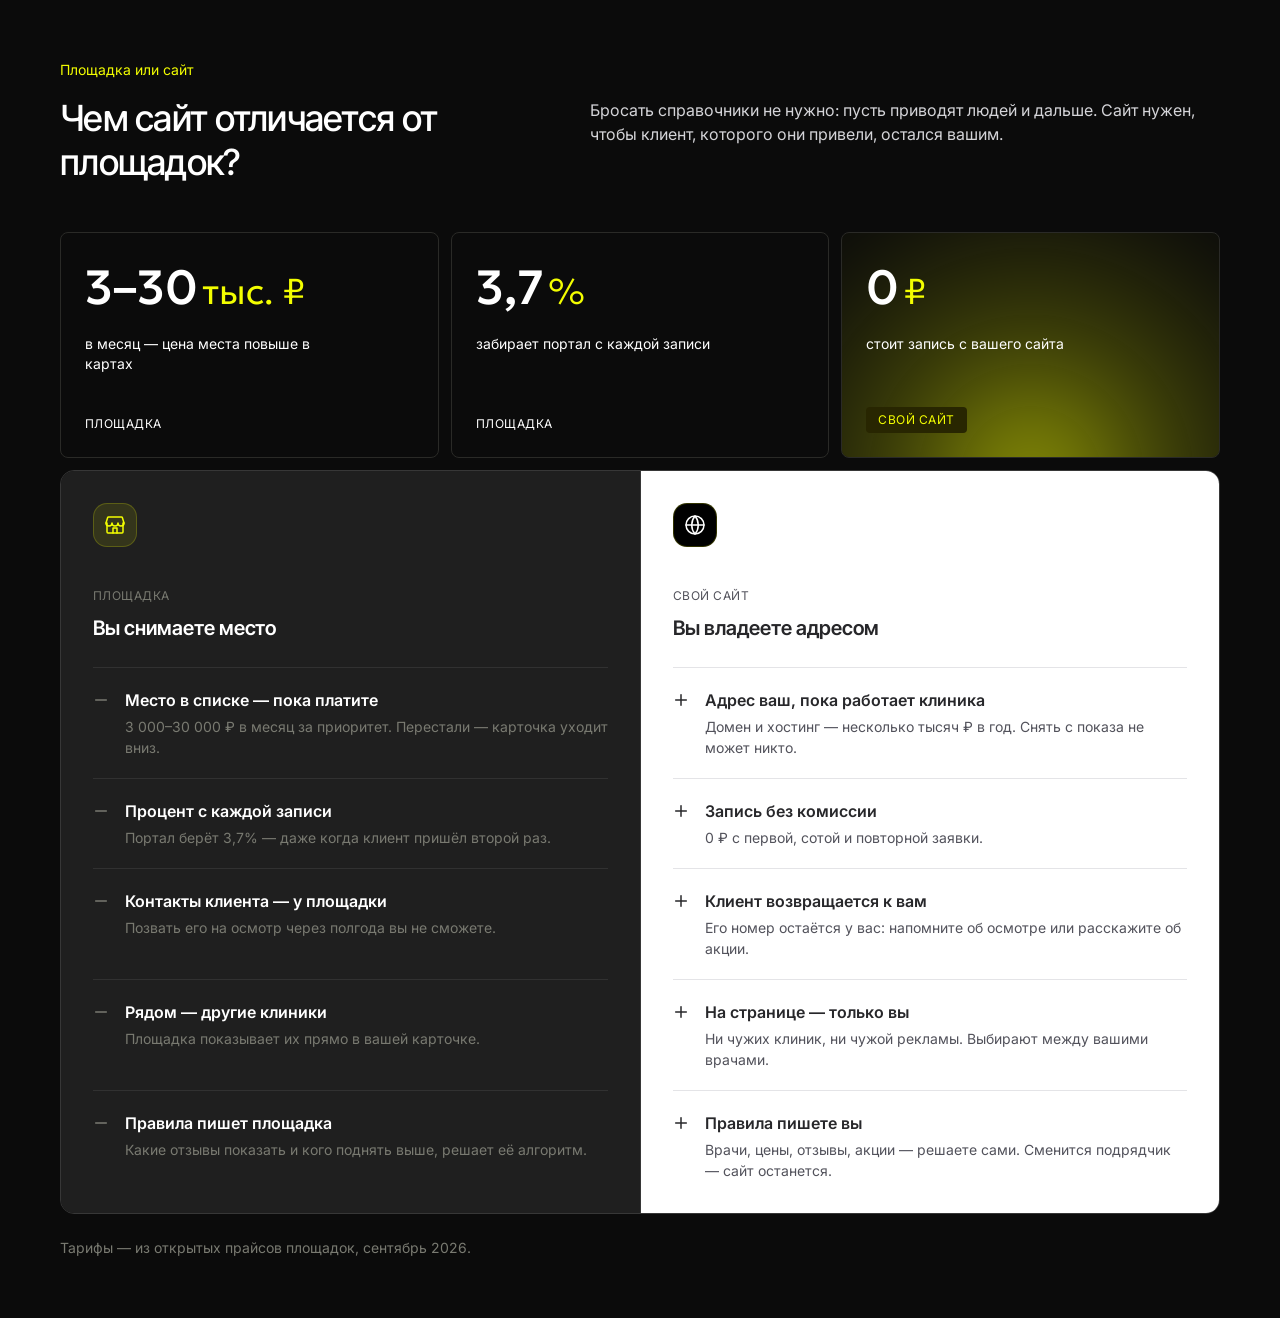
<file: index.html>
<!DOCTYPE html>
<html lang="ru">
<head>
    <meta charset="UTF-8">
    <meta name="viewport" content="width=device-width, initial-scale=1">
    <title>Площадка или свой сайт — ZeeFrames</title>
    <link rel="preconnect" href="https://fonts.googleapis.com">
    <link rel="preconnect" href="https://fonts.gstatic.com" crossorigin>
    <link href="https://fonts.googleapis.com/css2?family=Geologica:wght@300;400;500&family=Inter+Tight:wght@400;500;600&family=Inter:wght@400;500;600&display=swap" rel="stylesheet">
    <link rel="stylesheet" href="vs.css?v=2">
    <style>html, body { margin: 0; background: #0B0B0B; }</style>
</head>
<body>
<script>if (/[?&]theme=light/.test(location.search)) document.addEventListener("DOMContentLoaded", function () { document.querySelector(".zvs").classList.add("zvs--light"); document.body.style.background = "#FAF9F4"; });</script>

<section class="zvs" id="platform-vs-site" aria-labelledby="zvs-title">
    <div class="zvs-container">

        <header class="zvs-head">
            <div>
                <p class="zvs-eyebrow">Площадка или сайт</p>
                <h2 class="zvs-title" id="zvs-title">Чем сайт отличается от площадок?</h2>
            </div>
            <p class="zvs-desc">Бросать справочники не нужно: пусть приводят людей и дальше. Сайт нужен, чтобы клиент, которого они привели, остался вашим.</p>
        </header>

        <ul class="zvs-stats">
            <li class="zvs-stat">
                <div>
                    <p class="zvs-num">3–30<em>тыс.&nbsp;₽</em></p>
                    <p class="zvs-num-label">в месяц — цена места повыше в картах</p>
                </div>
                <span class="zvs-tag">Площадка</span>
            </li>
            <li class="zvs-stat">
                <div>
                    <p class="zvs-num">3,7<em>%</em></p>
                    <p class="zvs-num-label">забирает портал с каждой записи</p>
                </div>
                <span class="zvs-tag">Площадка</span>
            </li>
            <li class="zvs-stat zvs-stat--hero">
                <div>
                    <p class="zvs-num">0<em>₽</em></p>
                    <p class="zvs-num-label">стоит запись с вашего сайта</p>
                </div>
                <span class="zvs-tag">Свой сайт</span>
            </li>
        </ul>

        <div class="zvs-board">
            <section class="zvs-side zvs-side--them" aria-labelledby="zvs-them">
                <header class="zvs-side-head">
                    <span class="zvs-icon" aria-hidden="true"><svg viewBox="0 0 24 24"><path d="M4 10v9a1 1 0 0 0 1 1h14a1 1 0 0 0 1-1v-9"/><path d="M3 10l1.6-5.2A1 1 0 0 1 5.6 4h12.8a1 1 0 0 1 1 .8L21 10"/><path d="M3 10a3 3 0 0 0 6 0 3 3 0 0 0 6 0 3 3 0 0 0 6 0"/><path d="M10 20v-5h4v5"/></svg></span>
                    <p class="zvs-label">Площадка</p>
                    <h3 class="zvs-side-title" id="zvs-them">Вы снимаете место</h3>
                </header>
                <ul class="zvs-list" aria-label="Минусы площадки">
                    <li class="zvs-item">
                        <svg class="zvs-mark" viewBox="0 0 16 16" aria-hidden="true"><path d="M2.667 8h10.666"/></svg>
                        <div><h4 class="zvs-item-title">Место в списке — пока платите</h4><p class="zvs-item-text"><span class="zvs-nw">3&nbsp;000–30&nbsp;000&nbsp;₽</span> в&nbsp;месяц за приоритет. Перестали — карточка уходит вниз.</p></div>
                    </li>
                    <li class="zvs-item">
                        <svg class="zvs-mark" viewBox="0 0 16 16" aria-hidden="true"><path d="M2.667 8h10.666"/></svg>
                        <div><h4 class="zvs-item-title">Процент с каждой записи</h4><p class="zvs-item-text">Портал берёт 3,7% — даже когда клиент пришёл второй раз.</p></div>
                    </li>
                    <li class="zvs-item">
                        <svg class="zvs-mark" viewBox="0 0 16 16" aria-hidden="true"><path d="M2.667 8h10.666"/></svg>
                        <div><h4 class="zvs-item-title">Контакты клиента — у площадки</h4><p class="zvs-item-text">Позвать его на осмотр через полгода вы не сможете.</p></div>
                    </li>
                    <li class="zvs-item">
                        <svg class="zvs-mark" viewBox="0 0 16 16" aria-hidden="true"><path d="M2.667 8h10.666"/></svg>
                        <div><h4 class="zvs-item-title">Рядом — другие клиники</h4><p class="zvs-item-text">Площадка показывает их прямо в вашей карточке.</p></div>
                    </li>
                    <li class="zvs-item">
                        <svg class="zvs-mark" viewBox="0 0 16 16" aria-hidden="true"><path d="M2.667 8h10.666"/></svg>
                        <div><h4 class="zvs-item-title">Правила пишет площадка</h4><p class="zvs-item-text">Какие отзывы показать и кого поднять выше, решает её алгоритм.</p></div>
                    </li>
                </ul>
            </section>
            <section class="zvs-side zvs-side--own" aria-labelledby="zvs-own">
                <header class="zvs-side-head">
                    <span class="zvs-icon" aria-hidden="true"><svg viewBox="0 0 24 24"><circle cx="12" cy="12" r="9"/><path d="M3 12h18"/><path d="M12 3a14 14 0 0 1 0 18 14 14 0 0 1 0-18z"/></svg></span>
                    <p class="zvs-label">Свой сайт</p>
                    <h3 class="zvs-side-title" id="zvs-own">Вы владеете адресом</h3>
                </header>
                <ul class="zvs-list" aria-label="Плюсы своего сайта">
                    <li class="zvs-item">
                        <svg class="zvs-mark" viewBox="0 0 16 16" aria-hidden="true"><path d="M8 2.667v10.666"/><path d="M2.667 8h10.666"/></svg>
                        <div><h4 class="zvs-item-title">Адрес ваш, пока работает клиника</h4><p class="zvs-item-text">Домен и хостинг — несколько тысяч ₽ в&nbsp;год. Снять с&nbsp;показа не может никто.</p></div>
                    </li>
                    <li class="zvs-item">
                        <svg class="zvs-mark" viewBox="0 0 16 16" aria-hidden="true"><path d="M8 2.667v10.666"/><path d="M2.667 8h10.666"/></svg>
                        <div><h4 class="zvs-item-title">Запись без комиссии</h4><p class="zvs-item-text">0&nbsp;₽ с первой, сотой и повторной заявки.</p></div>
                    </li>
                    <li class="zvs-item">
                        <svg class="zvs-mark" viewBox="0 0 16 16" aria-hidden="true"><path d="M8 2.667v10.666"/><path d="M2.667 8h10.666"/></svg>
                        <div><h4 class="zvs-item-title">Клиент возвращается к вам</h4><p class="zvs-item-text">Его номер остаётся у вас: напомните об осмотре или расскажите об акции.</p></div>
                    </li>
                    <li class="zvs-item">
                        <svg class="zvs-mark" viewBox="0 0 16 16" aria-hidden="true"><path d="M8 2.667v10.666"/><path d="M2.667 8h10.666"/></svg>
                        <div><h4 class="zvs-item-title">На странице — только вы</h4><p class="zvs-item-text">Ни чужих клиник, ни чужой рекламы. Выбирают между вашими врачами.</p></div>
                    </li>
                    <li class="zvs-item">
                        <svg class="zvs-mark" viewBox="0 0 16 16" aria-hidden="true"><path d="M8 2.667v10.666"/><path d="M2.667 8h10.666"/></svg>
                        <div><h4 class="zvs-item-title">Правила пишете вы</h4><p class="zvs-item-text">Врачи, цены, отзывы, акции — решаете сами. Сменится подрядчик — сайт останется.</p></div>
                    </li>
                </ul>
            </section>
        </div>

        <p class="zvs-note">Тарифы — из открытых прайсов площадок, сентябрь 2026.</p>

    </div>
</section>

</body>
</html>
</file>
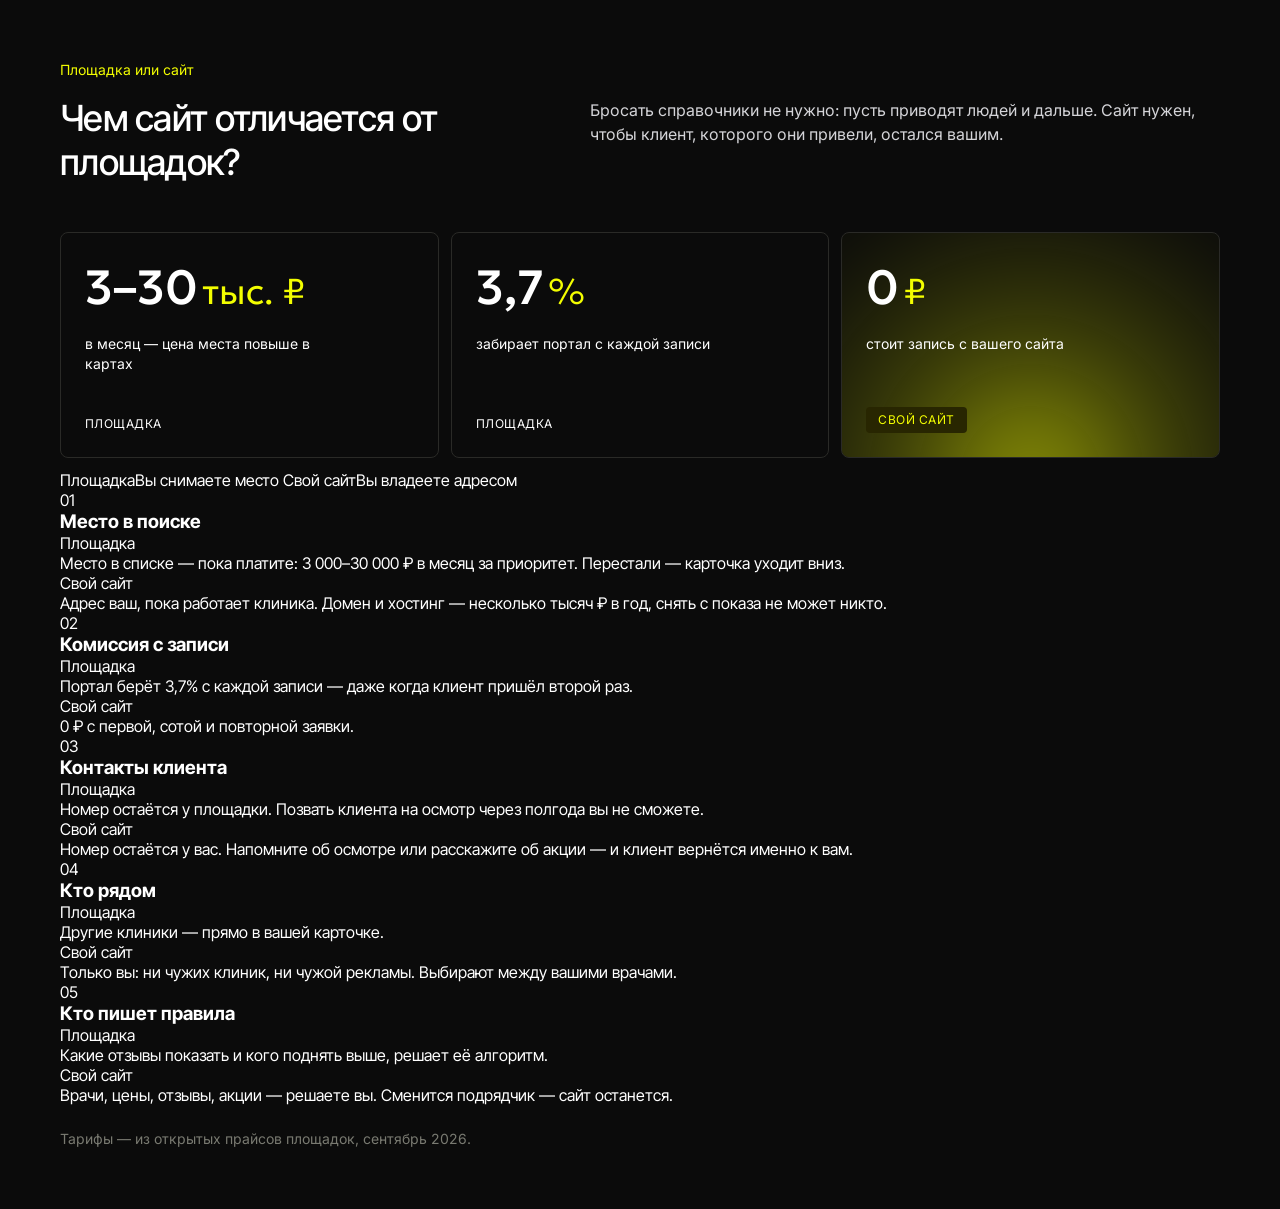
<file: eskizy/a-stroki.html>
<!DOCTYPE html>
<html lang="ru">
<head>
    <meta charset="UTF-8">
    <meta name="viewport" content="width=device-width, initial-scale=1">
    <title>Эскиз А — строки-сравнения</title>
    <link rel="preconnect" href="https://fonts.googleapis.com">
    <link rel="preconnect" href="https://fonts.gstatic.com" crossorigin>
    <link href="https://fonts.googleapis.com/css2?family=Geologica:wght@300;400;500&family=Inter+Tight:wght@400;500;600&family=Inter:wght@400;500;600&display=swap" rel="stylesheet">
    <link rel="stylesheet" href="../vs.css">
    <style>html, body { margin: 0; background: #0B0B0B; }</style>
</head>
<body>

<section class="zvs" id="platform-vs-site" aria-labelledby="zvs-title">
    <div class="zvs-container">

        <header class="zvs-head">
            <div>
                <p class="zvs-eyebrow">Площадка или сайт</p>
                <h2 class="zvs-title" id="zvs-title">Чем сайт отличается от площадок?</h2>
            </div>
            <p class="zvs-desc">Бросать справочники не нужно: пусть приводят людей и дальше. Сайт нужен, чтобы клиент, которого они привели, остался вашим.</p>
        </header>

        <ul class="zvs-stats">
            <li class="zvs-stat">
                <div>
                    <p class="zvs-num">3–30<em>тыс.&nbsp;₽</em></p>
                    <p class="zvs-num-label">в месяц — цена места повыше в картах</p>
                </div>
                <span class="zvs-tag">Площадка</span>
            </li>
            <li class="zvs-stat">
                <div>
                    <p class="zvs-num">3,7<em>%</em></p>
                    <p class="zvs-num-label">забирает портал с каждой записи</p>
                </div>
                <span class="zvs-tag">Площадка</span>
            </li>
            <li class="zvs-stat zvs-stat--hero">
                <div>
                    <p class="zvs-num">0<em>₽</em></p>
                    <p class="zvs-num-label">стоит запись с вашего сайта</p>
                </div>
                <span class="zvs-tag">Свой сайт</span>
            </li>
        </ul>

        <div class="zvs-cols" aria-hidden="true">
            <span><span class="zvs-col-label">Площадка</span><span class="zvs-col-title">Вы снимаете место</span></span>
            <span class="is-own"><span class="zvs-col-label">Свой сайт</span><span class="zvs-col-title">Вы владеете адресом</span></span>
        </div>

        <ol class="zvs-rows">
            <li class="zvs-row">
                <span class="zvs-n" aria-hidden="true">01</span>
                <h3 class="zvs-topic">Место в поиске</h3>
                <dl class="zvs-pair">
                    <div><dt>Площадка</dt><dd>Место в списке — пока платите: <span class="zvs-nw">3&nbsp;000–30&nbsp;000&nbsp;₽</span> в&nbsp;месяц за приоритет. Перестали — карточка уходит вниз.</dd></div>
                    <div><dt class="is-own">Свой сайт</dt><dd class="is-own">Адрес ваш, пока работает клиника. Домен и хостинг — несколько тысяч ₽ в&nbsp;год, снять с&nbsp;показа не может никто.</dd></div>
                </dl>
            </li>
            <li class="zvs-row">
                <span class="zvs-n" aria-hidden="true">02</span>
                <h3 class="zvs-topic">Комиссия с записи</h3>
                <dl class="zvs-pair">
                    <div><dt>Площадка</dt><dd>Портал берёт 3,7% с каждой записи — даже когда клиент пришёл второй раз.</dd></div>
                    <div><dt class="is-own">Свой сайт</dt><dd class="is-own">0&nbsp;₽ с первой, сотой и повторной заявки.</dd></div>
                </dl>
            </li>
            <li class="zvs-row">
                <span class="zvs-n" aria-hidden="true">03</span>
                <h3 class="zvs-topic">Контакты клиента</h3>
                <dl class="zvs-pair">
                    <div><dt>Площадка</dt><dd>Номер остаётся у площадки. Позвать клиента на осмотр через полгода вы не сможете.</dd></div>
                    <div><dt class="is-own">Свой сайт</dt><dd class="is-own">Номер остаётся у вас. Напомните об осмотре или расскажите об акции — и клиент вернётся именно к вам.</dd></div>
                </dl>
            </li>
            <li class="zvs-row">
                <span class="zvs-n" aria-hidden="true">04</span>
                <h3 class="zvs-topic">Кто рядом</h3>
                <dl class="zvs-pair">
                    <div><dt>Площадка</dt><dd>Другие клиники — прямо в вашей карточке.</dd></div>
                    <div><dt class="is-own">Свой сайт</dt><dd class="is-own">Только вы: ни чужих клиник, ни чужой рекламы. Выбирают между вашими врачами.</dd></div>
                </dl>
            </li>
            <li class="zvs-row">
                <span class="zvs-n" aria-hidden="true">05</span>
                <h3 class="zvs-topic">Кто пишет правила</h3>
                <dl class="zvs-pair">
                    <div><dt>Площадка</dt><dd>Какие отзывы показать и кого поднять выше, решает её алгоритм.</dd></div>
                    <div><dt class="is-own">Свой сайт</dt><dd class="is-own">Врачи, цены, отзывы, акции — решаете вы. Сменится подрядчик — сайт останется.</dd></div>
                </dl>
            </li>
        </ol>

        <p class="zvs-note">Тарифы — из открытых прайсов площадок, сентябрь 2026.</p>

    </div>
</section>

</body>
</html>
</file>
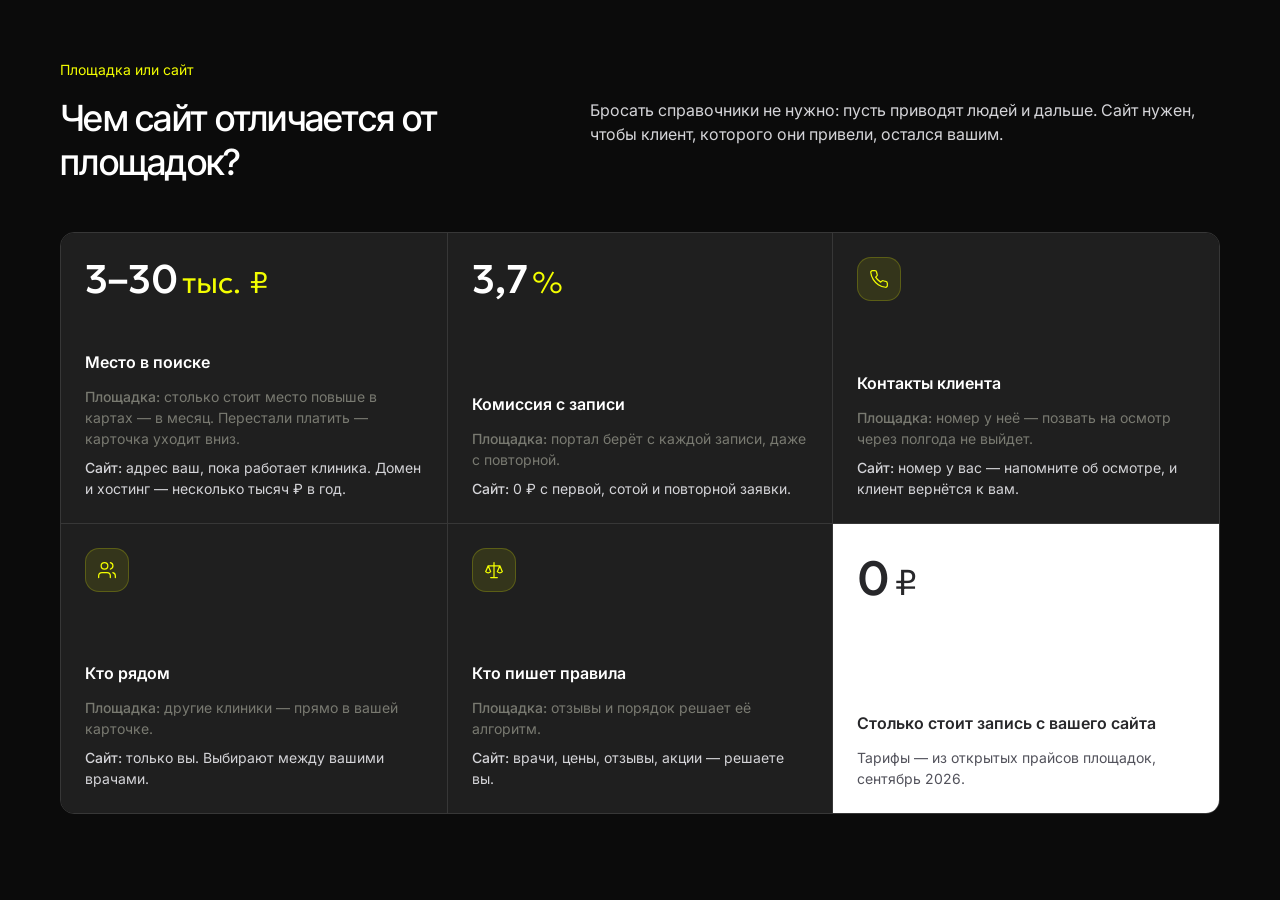
<file: eskizy/b-bento.html>
<!DOCTYPE html>
<html lang="ru">
<head>
    <meta charset="UTF-8">
    <meta name="viewport" content="width=device-width, initial-scale=1">
    <title>Эскиз Б — бенто</title>
    <link rel="preconnect" href="https://fonts.googleapis.com">
    <link rel="preconnect" href="https://fonts.gstatic.com" crossorigin>
    <link href="https://fonts.googleapis.com/css2?family=Geologica:wght@300;400;500&family=Inter+Tight:wght@400;500;600&family=Inter:wght@400;500;600&display=swap" rel="stylesheet">
    <link rel="stylesheet" href="../vs.css">
    <style>
        html, body { margin: 0; background: #0B0B0B; }
        /* .services-offer-grid / .service-offer-card / .service-offer-cta */
        .b-grid { display: grid; grid-template-columns: repeat(3, 1fr); border: 1px solid #373737; border-radius: 14px; overflow: hidden; }
        .b-cell { display: flex; flex-direction: column; justify-content: space-between; gap: 40px; min-height: 290px; padding: 24px; background: #1F1F1F; }
        .b-cell:nth-child(2), .b-cell:nth-child(5) { border-left: 1px solid #373737; border-right: 1px solid #373737; }
        .b-cell:nth-child(n+4) { border-top: 1px solid #373737; }
        .b-ico { width: 44px; height: 44px; display: flex; align-items: center; justify-content: center; border-radius: 14px; border: .8px solid rgba(243,254,0,.2); background: rgba(243,254,0,.1); }
        .b-ico svg { width: 20px; height: 20px; fill: none; stroke: #F3FE00; stroke-width: 1.5; stroke-linecap: round; stroke-linejoin: round; }
        .b-title { font-family: Inter, sans-serif; font-size: 16px; line-height: 24px; font-weight: 600; color: #fff; margin-bottom: 12px; }
        .b-side { font-family: Inter, sans-serif; font-size: 14px; line-height: 21px; color: #797A71; }
        .b-side + .b-side { margin-top: 8px; color: #D4D4D8; }
        .b-side b { font-weight: 500; color: inherit; }
        .b-cell .zvs-num { font-size: 40px; line-height: 44px; }
        .b-cell .zvs-num em { font-size: 30px; }
        .b-cta { background: #fff; }
        .b-cta .zvs-num { color: #27272A; font-size: 48px; line-height: 60px; }
        .b-cta .zvs-num em { color: #27272A; font-size: 36px; }
        .b-cta .b-title { color: #27272A; }
        .b-cta .b-side { color: #52525B; }
        .b-ico.cta { background: #000; }
    </style>
</head>
<body>
<section class="zvs">
    <div class="zvs-container">
        <header class="zvs-head">
            <div>
                <p class="zvs-eyebrow">Площадка или сайт</p>
                <h2 class="zvs-title">Чем сайт отличается от площадок?</h2>
            </div>
            <p class="zvs-desc">Бросать справочники не нужно: пусть приводят людей и дальше. Сайт нужен, чтобы клиент, которого они привели, остался вашим.</p>
        </header>

        <ul class="b-grid">
            <li class="b-cell">
                <p class="zvs-num">3–30<em>тыс.&nbsp;₽</em></p>
                <div>
                    <h3 class="b-title">Место в поиске</h3>
                    <p class="b-side"><b>Площадка:</b> столько стоит место повыше в картах — в месяц. Перестали платить — карточка уходит вниз.</p>
                    <p class="b-side"><b>Сайт:</b> адрес ваш, пока работает клиника. Домен и хостинг — несколько тысяч ₽ в год.</p>
                </div>
            </li>
            <li class="b-cell">
                <p class="zvs-num">3,7<em>%</em></p>
                <div>
                    <h3 class="b-title">Комиссия с записи</h3>
                    <p class="b-side"><b>Площадка:</b> портал берёт с каждой записи, даже с повторной.</p>
                    <p class="b-side"><b>Сайт:</b> 0 ₽ с первой, сотой и повторной заявки.</p>
                </div>
            </li>
            <li class="b-cell">
                <span class="b-ico"><svg viewBox="0 0 24 24"><path d="M22 16.9v3a2 2 0 0 1-2.2 2 19.8 19.8 0 0 1-8.6-3.1 19.5 19.5 0 0 1-6-6A19.8 19.8 0 0 1 2.1 4.2 2 2 0 0 1 4.1 2h3a2 2 0 0 1 2 1.7c.1.9.4 1.8.7 2.7a2 2 0 0 1-.5 2.1L8 9.8a16 16 0 0 0 6 6l1.3-1.3a2 2 0 0 1 2.1-.4c.9.3 1.8.6 2.7.7a2 2 0 0 1 1.7 2z"/></svg></span>
                <div>
                    <h3 class="b-title">Контакты клиента</h3>
                    <p class="b-side"><b>Площадка:</b> номер у неё — позвать на осмотр через полгода не выйдет.</p>
                    <p class="b-side"><b>Сайт:</b> номер у вас — напомните об осмотре, и клиент вернётся к вам.</p>
                </div>
            </li>
            <li class="b-cell">
                <span class="b-ico"><svg viewBox="0 0 24 24"><path d="M16 21v-2a4 4 0 0 0-4-4H6a4 4 0 0 0-4 4v2"/><circle cx="9" cy="7" r="4"/><path d="M22 21v-2a4 4 0 0 0-3-3.9M16 3.1a4 4 0 0 1 0 7.8"/></svg></span>
                <div>
                    <h3 class="b-title">Кто рядом</h3>
                    <p class="b-side"><b>Площадка:</b> другие клиники — прямо в вашей карточке.</p>
                    <p class="b-side"><b>Сайт:</b> только вы. Выбирают между вашими врачами.</p>
                </div>
            </li>
            <li class="b-cell">
                <span class="b-ico"><svg viewBox="0 0 24 24"><path d="M12 3v18M5 7h14M5 7l-3 7a4 4 0 0 0 6 0zM19 7l-3 7a4 4 0 0 0 6 0zM8 21h8"/></svg></span>
                <div>
                    <h3 class="b-title">Кто пишет правила</h3>
                    <p class="b-side"><b>Площадка:</b> отзывы и порядок решает её алгоритм.</p>
                    <p class="b-side"><b>Сайт:</b> врачи, цены, отзывы, акции — решаете вы.</p>
                </div>
            </li>
            <li class="b-cell b-cta">
                <p class="zvs-num">0<em>₽</em></p>
                <div>
                    <h3 class="b-title">Столько стоит запись с вашего сайта</h3>
                    <p class="b-side">Тарифы — из открытых прайсов площадок, сентябрь 2026.</p>
                </div>
            </li>
        </ul>
    </div>
</section>
</body>
</html>
</file>
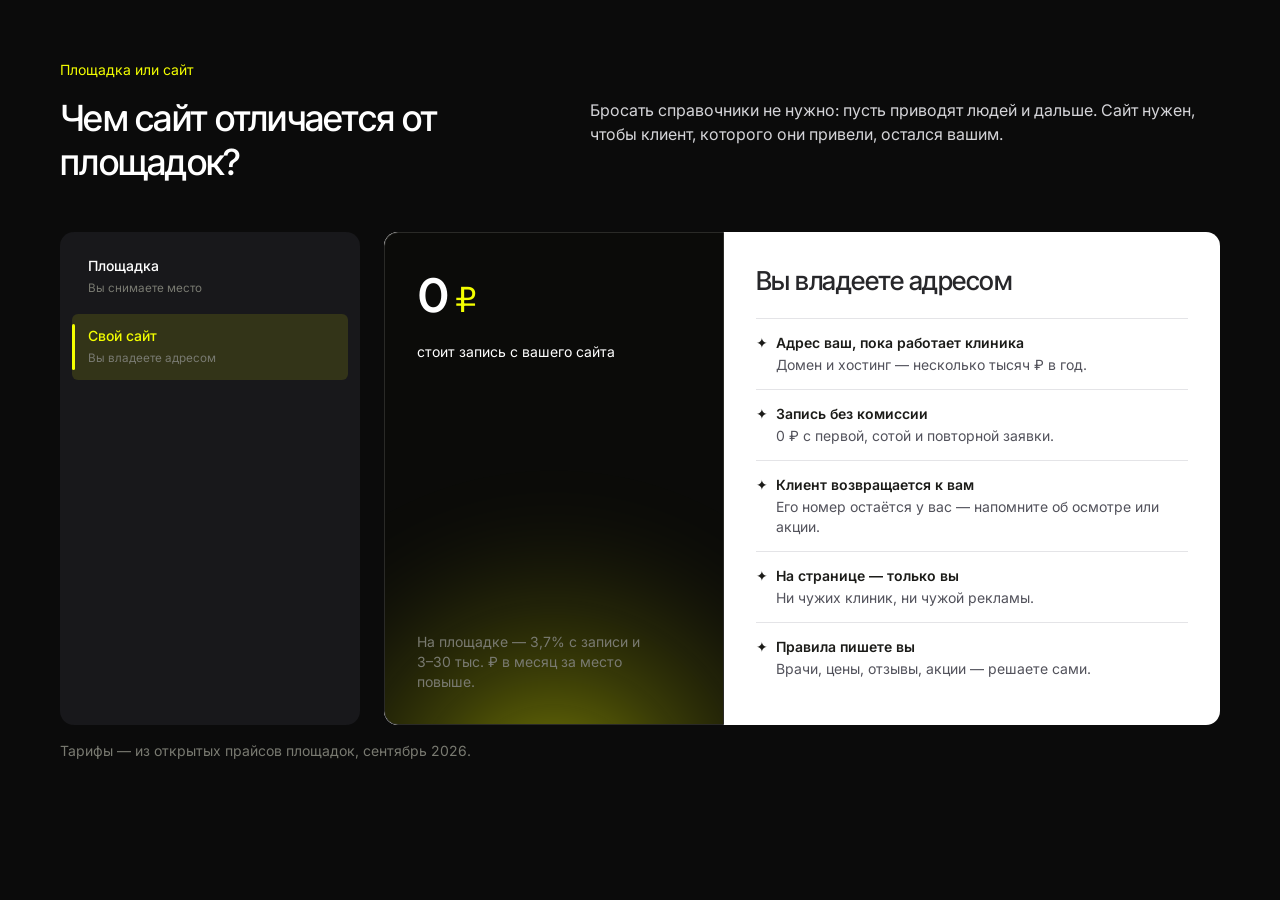
<file: eskizy/c-tabs.html>
<!DOCTYPE html>
<html lang="ru">
<head>
    <meta charset="UTF-8">
    <meta name="viewport" content="width=device-width, initial-scale=1">
    <title>Эскиз В — переключатель</title>
    <link rel="preconnect" href="https://fonts.googleapis.com">
    <link rel="preconnect" href="https://fonts.gstatic.com" crossorigin>
    <link href="https://fonts.googleapis.com/css2?family=Geologica:wght@300;400;500&family=Inter+Tight:wght@400;500;600&family=Inter:wght@400;500;600&display=swap" rel="stylesheet">
    <link rel="stylesheet" href="../vs.css">
    <style>
        html, body { margin: 0; background: #0B0B0B; }
        /* .tools-layout: .tools-sidebar + content area */
        .c-layout { display: flex; gap: 24px; align-items: stretch; }
        .c-side { flex: none; width: 300px; padding: 12px; border-radius: 14px; background: #18181B; display: flex; flex-direction: column; gap: 4px; }
        .c-tab { all: unset; box-sizing: border-box; position: relative; display: block; width: 100%; padding: 12px 16px; border-radius: 6px; font: 500 14px/20px Inter, sans-serif; color: #fff; cursor: pointer; }
        .c-tab small { display: block; font-weight: 400; color: #797A71; margin-top: 2px; }
        .c-tab[aria-selected="true"] { background: rgba(243,254,0,.12); color: #F3FE00; }
        .c-tab[aria-selected="true"]::before { content: ""; position: absolute; left: 0; top: 10px; bottom: 10px; width: 3px; border-radius: 2px; background: #F3FE00; }
        .c-panel { flex: 1; display: grid; grid-template-columns: 340px 1fr; border-radius: 14px; overflow: hidden; background: #fff; }
        .c-stat { position: relative; overflow: hidden; display: flex; flex-direction: column; justify-content: space-between; padding: 32px; background: #0B0B09; border: .6px solid #2A2A27; border-radius: 14px 0 0 14px; }
        .c-stat::before { content: ""; position: absolute; left: 50%; bottom: -330px; width: 500px; height: 500px; margin-left: -250px; border-radius: 50%; background: radial-gradient(circle, rgba(243,254,0,.75) 0%, rgba(243,254,0,.35) 20%, rgba(243,254,0,.15) 45%, rgba(243,254,0,.05) 70%, transparent 100%); filter: blur(50px); }
        .c-stat > * { position: relative; }
        .c-list { padding: 32px; }
        .c-list h3 { font: 500 26px/34px "Inter Tight", sans-serif; letter-spacing: -.52px; color: #27272A; margin-bottom: 20px; }
        .c-list li { display: flex; gap: 8px; padding: 14px 0; border-top: 1px solid #E4E4E7; font: 400 14px/20px Inter, sans-serif; color: #52525B; }
        .c-list li::before { content: "✦"; color: #1B1B18; }
        .c-list li b { display: block; font-weight: 600; color: #1B1B18; margin-bottom: 2px; }
        .c-foot { margin-top: 16px; font: 400 14px/20px Inter, sans-serif; color: #797A71; }
    </style>
</head>
<body>
<section class="zvs">
    <div class="zvs-container">
        <header class="zvs-head">
            <div>
                <p class="zvs-eyebrow">Площадка или сайт</p>
                <h2 class="zvs-title">Чем сайт отличается от площадок?</h2>
            </div>
            <p class="zvs-desc">Бросать справочники не нужно: пусть приводят людей и дальше. Сайт нужен, чтобы клиент, которого они привели, остался вашим.</p>
        </header>

        <div class="c-layout">
            <div class="c-side" role="tablist" aria-orientation="vertical">
                <button class="c-tab" role="tab" aria-selected="false">Площадка<small>Вы снимаете место</small></button>
                <button class="c-tab" role="tab" aria-selected="true">Свой сайт<small>Вы владеете адресом</small></button>
            </div>
            <div class="c-panel" role="tabpanel">
                <div class="c-stat">
                    <div>
                        <p class="zvs-num">0<em>₽</em></p>
                        <p class="zvs-num-label">стоит запись с вашего сайта</p>
                    </div>
                    <p class="zvs-num-label" style="color:#797A71">На площадке — 3,7% с записи и 3–30 тыс. ₽ в месяц за место повыше.</p>
                </div>
                <div class="c-list">
                    <h3>Вы владеете адресом</h3>
                    <ul>
                        <li><span><b>Адрес ваш, пока работает клиника</b>Домен и хостинг — несколько тысяч ₽ в год.</span></li>
                        <li><span><b>Запись без комиссии</b>0 ₽ с первой, сотой и повторной заявки.</span></li>
                        <li><span><b>Клиент возвращается к вам</b>Его номер остаётся у вас — напомните об осмотре или акции.</span></li>
                        <li><span><b>На странице — только вы</b>Ни чужих клиник, ни чужой рекламы.</span></li>
                        <li><span><b>Правила пишете вы</b>Врачи, цены, отзывы, акции — решаете сами.</span></li>
                    </ul>
                </div>
            </div>
        </div>
        <p class="c-foot">Тарифы — из открытых прайсов площадок, сентябрь 2026.</p>
    </div>
</section>
</body>
</html>
</file>
<file: vs.css>
/* ZeeFrames — "Platform vs your own site" comparison
   Namespaced with .zvs-* so it can be dropped into any page of zeeframes.com.
   Built from the site's own parts:
   - section header of the service pages (.tool-section-header: lime eyebrow,
     .agency-section-title, muted paragraph on the right);
   - stat cards of the /about hero (.about-card-common, .hero-counter with the
     lime "+" in weight 300, the lime glow of the "10+" card);
   - the "What's included" bento of the service pages (.services-offer-grid):
     a dark cell (.service-offer-card, lime glow on hover) next to the white
     CTA cell (.service-offer-cta, lime on hover), 44 px icon boxes (.card-icon);
   - the minus / plus icons and hairline rows of the FAQ (.faq-item);
   - uppercase card label of "Three types of work" (.work-type-card__label).
   Default is the dark section; add .zvs--light for the cream one. */

.zvs {
    --zvs-primary: var(--color-primary, #F3FE00);
    --zvs-bg: var(--color-black-300, #0B0B0B);
    --zvs-card: var(--color-black-300, #0B0B0B);
    --zvs-line: var(--color-base-border, #2A2A27);
    --zvs-ink: var(--color-white, #FFFFFF);
    --zvs-ink-2: var(--color-gray-165, #D4D4D8);
    --zvs-muted: var(--color-base-muted, #797A71);
    --zvs-eyebrow: var(--color-primary, #F3FE00);
    --zvs-sign: var(--color-primary, #F3FE00);
    --zvs-chip-bg: var(--color-base-primary-fg, #282601);
    --zvs-chip-ink: var(--color-primary, #F3FE00);
    --zvs-focus: var(--color-primary, #F3FE00);
    --zvs-glow: radial-gradient(circle,
        rgba(243, 254, 0, .75) 0%, rgba(243, 254, 0, .35) 20%,
        rgba(243, 254, 0, .15) 45%, rgba(243, 254, 0, .05) 70%, transparent 100%);

    /* the bento: platform = dark cell, own site = white CTA cell */
    --zvs-grid-line: var(--color-gray-muted, #373737);
    --zvs-them-bg: var(--color-black-210, #1F1F1F);
    --zvs-them-ink: var(--color-white, #FFFFFF);
    --zvs-them-text: var(--color-base-muted, #797A71);
    --zvs-them-row: rgba(255, 255, 255, .08);
    --zvs-them-mark: var(--color-base-muted, #797A71);
    --zvs-them-icon-bg: rgba(243, 254, 0, .10);
    --zvs-them-icon-line: rgba(243, 254, 0, .20);
    --zvs-them-icon: var(--color-primary, #F3FE00);
    --zvs-own-bg: var(--color-white, #FFFFFF);
    --zvs-own-hover: var(--color-primary, #F3FE00);
    --zvs-own-ink: var(--color-gray-800, #27272A);
    --zvs-own-text: var(--color-gray-650, #52525B);
    --zvs-own-row: var(--color-gray-250, #E4E4E7);
    --zvs-own-mark: var(--color-gray-800, #27272A);
    --zvs-own-icon-bg: var(--color-black, #000000);
    --zvs-own-icon-line: rgba(243, 254, 0, .20);
    --zvs-own-icon: var(--color-white, #FFFFFF);

    position: relative;
    padding: 60px 0;
    background-color: var(--zvs-bg);
    color: var(--zvs-ink);
    font-family: "Inter Tight", sans-serif;
    font-weight: 400;
    -webkit-font-smoothing: antialiased;
}

/* cream section, as Process on the service pages: the platform is a white
   cell, your site the black CTA cell ("Want your MVP designed fast?") */
.zvs--light {
    --zvs-bg: var(--color-cream-white, #FAF9F4);
    --zvs-card: var(--color-white, #FFFFFF);
    --zvs-line: var(--color-gray-410, #CDCDCD);
    --zvs-ink: var(--color-gray-800, #27272A);
    --zvs-ink-2: var(--color-gray-650, #52525B);
    --zvs-eyebrow: var(--color-gray-900, #18181B);
    --zvs-sign: var(--color-gray-900, #18181B);
    --zvs-chip-bg: var(--color-gray-900, #18181B);
    --zvs-chip-ink: var(--color-white, #FFFFFF);
    --zvs-focus: var(--color-gray-900, #18181B);

    --zvs-grid-line: var(--color-gray-410, #CDCDCD);
    --zvs-them-bg: var(--color-white, #FFFFFF);
    --zvs-them-ink: var(--color-gray-800, #27272A);
    --zvs-them-text: var(--color-base-muted, #797A71);
    --zvs-them-row: var(--color-gray-250, #E4E4E7);
    --zvs-them-mark: var(--color-base-muted, #797A71);
    --zvs-them-icon-bg: var(--color-cream-white, #FAF9F4);
    --zvs-them-icon-line: #E7E7E4;
    --zvs-them-icon: var(--color-gray-800, #27272A);
    --zvs-own-bg: var(--color-black-300, #0B0B0B);
    --zvs-own-hover: var(--color-black-300, #0B0B0B);
    --zvs-own-ink: var(--color-white, #FFFFFF);
    --zvs-own-text: var(--color-gray-165, #D4D4D8);
    --zvs-own-row: rgba(255, 255, 255, .12);
    --zvs-own-mark: var(--color-primary, #F3FE00);
    --zvs-own-icon-bg: rgba(243, 254, 0, .10);
    --zvs-own-icon-line: rgba(243, 254, 0, .20);
    --zvs-own-icon: var(--color-primary, #F3FE00);
}

.zvs *,
.zvs *::before,
.zvs *::after {
    box-sizing: border-box;
    margin: 0;
    padding: 0;
}

.zvs ul,
.zvs ol {
    list-style: none;
}

.zvs :focus-visible {
    outline: 2px solid var(--zvs-focus);
    outline-offset: 2px;
}

.zvs-container {
    max-width: 1400px;
    margin: 0 auto;
    padding: 0 var(--zvs-gutter, 60px);
}

/* ── Section header: .tool-section-header of the service pages ── */

.zvs-head {
    display: flex;
    justify-content: space-between;
    align-items: center;
    gap: 32px;
    padding-bottom: 48px;
}

.zvs-eyebrow {
    font-family: Inter, sans-serif;
    font-size: 14px;
    line-height: 20px;
    font-weight: 400;
    color: var(--zvs-eyebrow);
}

.zvs-title {
    max-width: 446px;
    margin-top: 16px;
    font-size: 36px;
    line-height: 44px;
    font-weight: 500;
    letter-spacing: -0.72px;
    color: var(--zvs-ink);
}

.zvs-desc {
    max-width: 630px;
    font-family: Inter, sans-serif;
    font-size: 16px;
    line-height: 24px;
    color: var(--zvs-ink-2);
}

/* ── Stats: the cards of the /about hero ── */

.zvs-stats {
    display: grid;
    grid-template-columns: repeat(3, minmax(0, 1fr));
    gap: 12px;
    margin-bottom: 12px;
}

.zvs-stat {
    position: relative;
    display: flex;
    flex-direction: column;
    justify-content: space-between;
    gap: 40px;
    min-height: 226px;
    padding: 24px;
    border: 0.6px solid var(--zvs-line);
    border-radius: 8px;
    background: var(--zvs-card);
    overflow: hidden;
}

/* the glow of the "10+ Years" card, from the lower middle */
.zvs-stat--hero::before {
    content: "";
    position: absolute;
    left: 50%;
    bottom: -300px;
    width: 560px;
    height: 560px;
    margin-left: -280px;
    border-radius: 50%;
    background: var(--zvs-glow);
    filter: blur(50px);
    pointer-events: none;
}

.zvs-stat > * {
    position: relative;
}

/* .hero-counter + .text_primary.fs_36.fw_300 */
.zvs-num {
    display: flex;
    align-items: baseline;
    font-family: Geologica, "Inter Tight", sans-serif;
    font-size: 48px;
    line-height: 60px;
    font-weight: 500;
    color: var(--zvs-ink);
    white-space: nowrap;
}

.zvs-num em {
    margin-left: 4px;
    font-style: normal;
    font-size: 36px;
    font-weight: 300;
    color: var(--zvs-sign);
}

.zvs-num-label {
    max-width: 240px;
    margin-top: 12px;
    font-family: Inter, sans-serif;
    font-size: 14px;
    line-height: 20px;
    color: var(--zvs-ink);
}

/* DELIVERY / SUCCESS under the numbers; the hero one is the dark chip of EXPERIENCE */
.zvs-tag {
    align-self: flex-start;
    font-family: Inter, sans-serif;
    font-size: 12px;
    line-height: 18px;
    letter-spacing: 0.48px;
    text-transform: uppercase;
    color: var(--zvs-ink);
}

.zvs-stat--hero .zvs-tag {
    padding: 4px 12px;
    border-radius: 4px;
    background: var(--zvs-chip-bg);
    color: var(--zvs-chip-ink);
}

/* ── Two lists: the bento of "What's included" ──
   Both lists share the row tracks (subgrid), so point N of the platform
   stands level with point N of the site. */

.zvs-board {
    display: grid;
    grid-template-columns: repeat(2, minmax(0, 1fr));
    grid-template-rows: auto repeat(5, auto);
    border: 1px solid var(--zvs-grid-line);
    border-radius: 14px;
    overflow: hidden;
}

.zvs-side {
    position: relative;
    overflow: hidden;
    display: grid;
    grid-row: 1 / span 6;
    grid-template-rows: subgrid;
    padding: 32px;
    background: var(--zvs-them-bg);
    color: var(--zvs-them-ink);
}

.zvs-side--own {
    border-left: 1px solid var(--zvs-grid-line);
    background: var(--zvs-own-bg);
    color: var(--zvs-own-ink);
}

/* hover: the dark cell lights up from the corner, the white one turns lime —
   both exactly as in the service bento */
.zvs-side--them::before {
    content: "";
    position: absolute;
    top: -300px;
    left: -250px;
    width: 500px;
    height: 500px;
    border-radius: 50%;
    background: var(--zvs-glow);
    filter: blur(50px);
    opacity: 0;
    transition: opacity .3s ease;
    pointer-events: none;
}

.zvs-side--them:hover::before { opacity: 1; }
.zvs-side--own:hover { background: var(--zvs-own-hover); }
.zvs-side > * { position: relative; }

.zvs-side-head {
    display: flex;
    flex-direction: column;
    align-items: flex-start;
    padding-bottom: 24px;
}

/* .card-icon.primary-icon / .card-icon.cta-card-icon */
.zvs-icon {
    display: flex;
    align-items: center;
    justify-content: center;
    width: 44px;
    height: 44px;
    margin-bottom: 40px;
    border-radius: 14px;
    border: 0.8px solid var(--zvs-them-icon-line);
    background: var(--zvs-them-icon-bg);
    color: var(--zvs-them-icon);
}

.zvs-side--own .zvs-icon {
    border-color: var(--zvs-own-icon-line);
    background: var(--zvs-own-icon-bg);
    color: var(--zvs-own-icon);
}

.zvs-icon svg {
    width: 24px;
    height: 24px;
    fill: none;
    stroke: currentColor;
    stroke-width: 1.5;
    stroke-linecap: round;
    stroke-linejoin: round;
}

.zvs-label {
    font-family: Inter, sans-serif;
    font-size: 12px;
    line-height: 18px;
    letter-spacing: 0.48px;
    text-transform: uppercase;
    color: var(--zvs-them-text);
}

.zvs-side--own .zvs-label { color: var(--zvs-own-text); }

/* the h3 of .service-offer-cta */
.zvs-side-title {
    margin-top: 8px;
    font-size: 20px;
    line-height: 30px;
    font-weight: 600;
    color: inherit;
}

.zvs-list {
    display: grid;
    grid-row: 2 / span 5;
    grid-template-rows: subgrid;
}

/* one line of the FAQ: hairline on top, the site's 16 px minus / plus */
.zvs-item {
    display: grid;
    grid-template-columns: 16px minmax(0, 1fr);
    column-gap: 16px;
    padding: 20px 0;
    border-top: 1px solid var(--zvs-them-row);
}

.zvs-side--own .zvs-item { border-top-color: var(--zvs-own-row); }
.zvs:not(.zvs--light) .zvs-side--own:hover .zvs-item { border-top-color: rgba(11, 11, 11, .12); }
.zvs-item:last-child { padding-bottom: 0; }

.zvs-mark {
    width: 16px;
    height: 16px;
    margin-top: 4px;
    fill: none;
    stroke: var(--zvs-them-mark);
    stroke-width: 1.5;
    stroke-linecap: round;
}

.zvs-side--own .zvs-mark { stroke: var(--zvs-own-mark); }

/* .service-offer-title + .service-offer-text */
.zvs-item-title {
    font-family: Inter, sans-serif;
    font-size: 16px;
    line-height: 24px;
    font-weight: 600;
    color: inherit;
}

.zvs-item-text {
    margin-top: 4px;
    font-family: Inter, sans-serif;
    font-size: 14px;
    line-height: 21px;
    color: var(--zvs-them-text);
}

.zvs-side--own .zvs-item-text { color: var(--zvs-own-text); }

.zvs-nw {
    white-space: nowrap;
}

.zvs-note {
    margin-top: 24px;
    font-family: Inter, sans-serif;
    font-size: 14px;
    line-height: 20px;
    color: var(--zvs-muted);
}

/* ── Responsive ─────────────────────────────────────── */

@media (max-width: 991px) {
    .zvs { --zvs-gutter: 40px; }

    .zvs-head {
        flex-direction: column;
        align-items: flex-start;
        gap: 16px;
    }

    .zvs-title,
    .zvs-desc { max-width: 100%; }

    .zvs-stat { min-height: 200px; padding: 20px; }
    .zvs-num { font-size: 40px; line-height: 48px; }
    .zvs-num em { font-size: 30px; }

    .zvs-side { padding: 24px; }
    .zvs-icon { margin-bottom: 32px; }
}

/* one list above the other: the platform first, your site under it */
@media (max-width: 767px) {
    .zvs-stats { grid-template-columns: minmax(0, 1fr); }
    .zvs-stat { min-height: 0; gap: 32px; }
    .zvs-stat--hero { min-height: 220px; }

    .zvs-board {
        grid-template-columns: minmax(0, 1fr);
        grid-template-rows: none;
    }

    .zvs-side,
    .zvs-list {
        display: block;
        grid-row: auto;
    }

    .zvs-side--own {
        border-left: 0;
        border-top: 1px solid var(--zvs-grid-line);
    }
}

@media (max-width: 575px) {
    .zvs { --zvs-gutter: 24px; padding: 24px 0; }

    .zvs-head { padding-bottom: 24px; }

    .zvs-title {
        margin-top: 8px;
        font-size: 24px;
        line-height: 32px;
    }

    .zvs-desc { font-size: 14px; line-height: 20px; }

    .zvs-side { padding: 20px; }
    .zvs-side-title { font-size: 18px; line-height: 28px; }
    .zvs-item { column-gap: 12px; padding: 16px 0; }
    .zvs-item-title { font-size: 15px; line-height: 22px; }
}

@media (prefers-reduced-motion: reduce) {
    .zvs-side--them::before { transition: none; }
}
</file>
